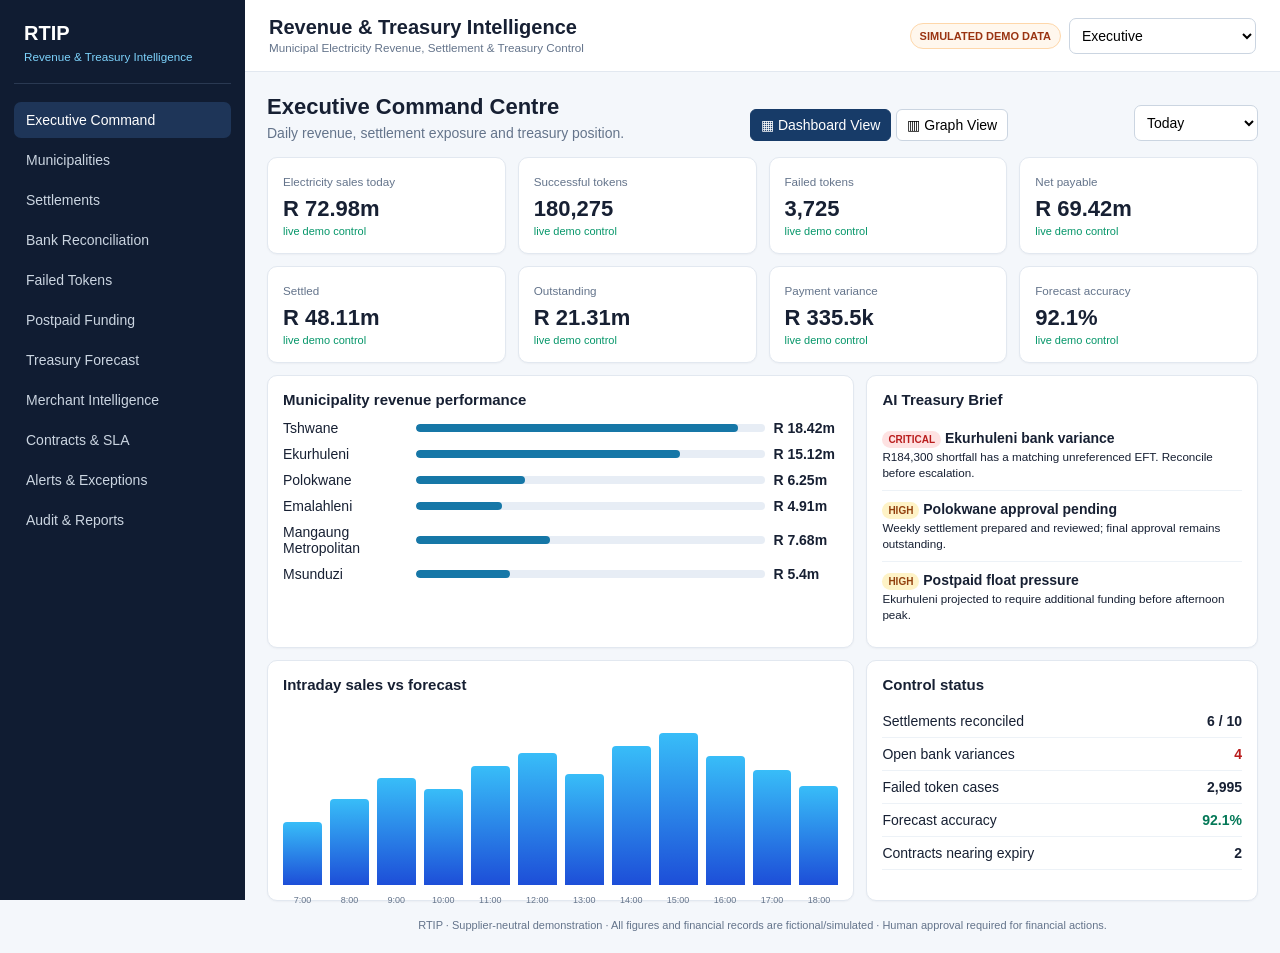
<file: index.html>
<!doctype html><html><head><meta charset="utf-8"><meta name="viewport" content="width=device-width,initial-scale=1"><title>RTIP — Revenue & Treasury Intelligence</title><style>
*{box-sizing:border-box}body{margin:0;font:14px Inter,Segoe UI,Arial;background:#f4f7fb;color:#172033}.app{display:grid;grid-template-columns:245px 1fr;min-height:100vh}.side{background:#101c32;color:#cbd5e1;padding:22px 14px;position:sticky;top:0;height:100vh}.brand{padding:0 10px 20px;border-bottom:1px solid #2a3952}.brand b{color:white;font-size:20px}.brand small{display:block;color:#7dd3fc;margin-top:5px}.nav{margin-top:16px}.nav button{width:100%;border:0;background:transparent;color:#cbd5e1;text-align:left;padding:10px 12px;border-radius:7px;margin:2px 0;cursor:pointer}.nav button:hover,.nav button.active{background:#1e3558;color:white}.main{min-width:0}.top{background:white;border-bottom:1px solid #e2e8f0;padding:16px 24px;display:flex;justify-content:space-between;gap:15px;align-items:center;position:sticky;top:0;z-index:3}.title h1{font-size:20px;margin:0}.title small{color:#64748b}.demo{font-size:11px;background:#fff7ed;color:#9a3412;border:1px solid #fed7aa;padding:6px 9px;border-radius:20px;font-weight:700}.controls{display:flex;gap:8px;align-items:center}select,button,input{font:inherit}.controls select,.filter{border:1px solid #cbd5e1;background:white;padding:8px;border-radius:7px}.content{padding:22px}.page{display:none}.page.active{display:block}.heading{display:flex;justify-content:space-between;align-items:end;margin-bottom:16px}.heading h2{margin:0;font-size:22px}.heading p{margin:5px 0 0;color:#64748b}.grid{display:grid;gap:12px}.kpis{grid-template-columns:repeat(4,1fr)}.card{background:white;border:1px solid #e2e8f0;border-radius:10px;padding:15px;box-shadow:0 1px 2px #0f172a0a}.kpi small{color:#64748b}.kpi strong{display:block;font-size:22px;margin-top:7px}.kpi em{font-style:normal;font-size:11px;color:#059669}.two{grid-template-columns:1.5fr 1fr;margin-top:12px}.three{grid-template-columns:repeat(3,1fr)}.card h3{margin:0 0 12px;font-size:15px}.barrow{display:grid;grid-template-columns:125px 1fr 65px;gap:8px;align-items:center;margin:10px 0}.bar{height:8px;background:#e7edf5;border-radius:8px;overflow:hidden}.bar i{display:block;height:100%;background:#1677a7;border-radius:8px}.brief{padding:10px 0;border-bottom:1px solid #edf2f7}.brief:last-child{border:0}.sev{display:inline-block;font-size:10px;font-weight:700;padding:3px 6px;border-radius:10px}.red{background:#fee2e2;color:#b91c1c}.amber{background:#fef3c7;color:#92400e}.green{background:#dcfce7;color:#166534}.blue{background:#dbeafe;color:#1d4ed8}table{width:100%;border-collapse:collapse;font-size:12px}th{text-align:left;color:#64748b;background:#f8fafc;padding:9px;border-bottom:1px solid #e2e8f0}td{padding:10px 9px;border-bottom:1px solid #edf2f7}tr:hover td{background:#f8fafc}.btn{border:1px solid #cbd5e1;background:white;padding:7px 10px;border-radius:6px;cursor:pointer}.btn.primary{background:#173b68;color:white;border-color:#173b68}.btn:active{transform:translateY(1px)}.workflow{display:flex;gap:4px;align-items:center;flex-wrap:wrap}.step{padding:5px 8px;background:#e2e8f0;border-radius:12px;font-size:10px}.step.done{background:#dcfce7;color:#166534}.step.now{background:#dbeafe;color:#1d4ed8;font-weight:700}.notice{padding:10px 12px;background:#eff6ff;border:1px solid #bfdbfe;color:#1e40af;border-radius:8px;margin-bottom:14px}.municipards{grid-template-columns:repeat(3,1fr)}.muni{cursor:pointer}.muni:hover{border-color:#60a5fa;box-shadow:0 5px 18px #0f172a14}.muni h3{margin-bottom:5px}.muni p{color:#64748b;margin:3px 0}.money{font-size:20px;font-weight:700;margin:12px 0}.chart{height:180px;display:flex;align-items:end;gap:8px;padding-top:15px}.col{flex:1;background:linear-gradient(#38bdf8,#1d4ed8);border-radius:4px 4px 0 0;min-width:12px;position:relative}.col span{position:absolute;bottom:-20px;width:100%;text-align:center;font-size:9px;color:#64748b}.modal{display:none;position:fixed;inset:0;background:#0f172a99;z-index:20;align-items:center;justify-content:center;padding:20px}.modal.show{display:flex}.modalbox{background:white;border-radius:12px;max-width:760px;width:100%;max-height:85vh;overflow:auto;padding:20px}.modalhead{display:flex;justify-content:space-between}.close{border:0;background:#e2e8f0;border-radius:20px;width:30px;height:30px}.factor{display:flex;justify-content:space-between;border-bottom:1px solid #edf2f7;padding:8px 0}.pos{color:#047857}.neg{color:#b91c1c}.audit{font-family:ui-monospace,monospace;font-size:11px}.foot{color:#64748b;font-size:11px;margin-top:18px;text-align:center}.mobile{display:none}

.view-toggle{display:flex;gap:5px;align-items:center}
.view-toggle button{white-space:nowrap}
.graph-toolbar{display:flex;gap:10px;align-items:center;flex-wrap:wrap;margin-bottom:12px}
.graph-toolbar label{font-size:12px;color:#475569;font-weight:600}
.graph-toolbar select{border:1px solid #cbd5e1;border-radius:7px;padding:7px;background:#fff}
.graph-stage{width:100%;overflow-x:auto}
.graph-stage svg{display:block;width:100%;height:auto;min-width:650px;max-height:680px}
.graph-key{display:inline-block;width:10px;height:10px;margin-right:5px;border-radius:3px}
.graph-legend{display:flex;gap:15px;flex-wrap:wrap;font-size:12px;color:#475569;margin:12px 0 0}
.graph-donut{height:160px;width:160px;display:grid;place-items:center;border-radius:100%;flex-shrink:0}
.graph-donut-inner{height:116px;width:116px;background:white;border-radius:100%;display:flex;align-items:center;justify-content:center;flex-direction:column}
.graph-donut-inner strong{font-size:27px;color:#173b68}
.graph-settle{display:flex;align-items:center;justify-content:center;gap:20px;flex-wrap:wrap;min-height:230px}
.graph-settle-label b{display:block;font-size:18px;color:#172033;margin:6px 0 16px}
.graph-help{color:#64748b;font-size:11px;margin-top:12px}
@media(max-width:900px){.heading:has(.view-toggle){flex-wrap:wrap;gap:10px}.graph-stage svg{width:680px}}
@media(max-width:900px){.app{grid-template-columns:1fr}.side{display:none;position:fixed;z-index:10;width:260px}.side.open{display:block}.mobile{display:inline-block}.kpis,.municipards,.three,.two{grid-template-columns:1fr 1fr}.top{padding:12px}.content{padding:14px}}@media(max-width:600px){.kpis,.municipards,.three,.two{grid-template-columns:1fr}.controls select{max-width:130px}.title small{display:none}.content{padding:10px}table{min-width:700px}.scroll{overflow:auto}}
</style></head><body><div class="app"><aside class="side" id="side"><div class="brand"><b>RTIP</b><small>Revenue & Treasury Intelligence</small></div><nav class="nav" id="nav"></nav></aside><main class="main"><header class="top"><button class="btn mobile" onclick="side.classList.toggle('open')">☰</button><div class="title"><h1>Revenue & Treasury Intelligence</h1><small>Municipal Electricity Revenue, Settlement & Treasury Control</small></div><div class="controls"><span class="demo">SIMULATED DEMO DATA</span><select id="role" onchange="roleChange()"><option>Executive</option><option>Treasury</option><option>Finance / Reconciliation</option><option>Operations</option><option>Municipality</option><option>Auditor</option></select></div></header><div class="content">
<section class="page active" id="dashboard"><div class="heading"><div><h2>Executive Command Centre</h2><p>Daily revenue, settlement exposure and treasury position.</p></div><div class="view-toggle"><button class="btn primary" id="overviewButton" onclick="toggleGraphView(false)">▦ Dashboard View</button><button class="btn" id="graphButton" onclick="toggleGraphView(true)">▥ Graph View</button></div><select class="filter"><option>Today</option><option>Yesterday</option><option>Last 7 days</option><option>Month to date</option></select></div><div class="grid kpis" id="kpis"></div><div id="overviewCharts"><div class="grid two"><div class="card"><h3>Municipality revenue performance</h3><div id="perf"></div></div><div class="card"><h3>AI Treasury Brief</h3><div class="brief"><span class="sev red">CRITICAL</span> <b>Ekurhuleni bank variance</b><br><small>R184,300 shortfall has a matching unreferenced EFT. Reconcile before escalation.</small></div><div class="brief"><span class="sev amber">HIGH</span> <b>Polokwane approval pending</b><br><small>Weekly settlement prepared and reviewed; final approval remains outstanding.</small></div><div class="brief"><span class="sev amber">HIGH</span> <b>Postpaid float pressure</b><br><small>Ekurhuleni projected to require additional funding before afternoon peak.</small></div></div></div><div class="grid two"><div class="card"><h3>Intraday sales vs forecast</h3><div class="chart" id="chart"></div></div><div class="card"><h3>Control status</h3><div class="factor"><span>Settlements reconciled</span><b>6 / 10</b></div><div class="factor"><span>Open bank variances</span><b class="neg">4</b></div><div class="factor"><span>Failed token cases</span><b>2,995</b></div><div class="factor"><span>Forecast accuracy</span><b class="pos">92.1%</b></div><div class="factor"><span>Contracts nearing expiry</span><b>2</b></div></div></div>
</div><div id="graphView" hidden>
  <div class="card" style="margin-top:12px">
    <div class="graph-toolbar">
      <label for="graphMetric">Compare</label>
      <select id="graphMetric" onchange="renderGraphView()">
        <option value="municipality">Municipality sales</option>
        <option value="settlement">Municipal settlement vs payment</option>
        <option value="merchant">Merchant sales</option>
        <option value="postpaid">Postpaid funding</option>
      </select>
      <label for="graphType">Graph style</label>
      <select id="graphType" onchange="renderGraphView()"><option value="bar">Bar graph</option><option value="line">Line graph</option></select>
    </div>
    <h3 id="graphTitle">Municipality sales</h3>
    <div class="graph-stage" id="mainGraph" role="img" aria-label="Executive performance graph"></div>
    <div class="graph-legend" id="graphLegend"></div>
    <p class="graph-help">Amounts in R millions. Hover over graph values for detail. All values are simulated demo examples.</p>
  </div>
  <div class="grid two">
    <div class="card"><h3>Settlements: paid vs outstanding</h3><div id="settlementSplit"></div></div>
    <div class="card"><h3>Postpaid funding requirements</h3><div class="graph-stage" id="fundingComparison"></div><div class="graph-legend" id="fundingLegend"></div></div>
  </div>
  <div class="notice" style="margin-top:12px">SIMULATED DEMO DATA — Graphs do not represent live transaction, municipal or bank data.</div>
</div></section>
<section class="page" id="municipalities"><div class="heading"><div><h2>Municipality Intelligence</h2><p>South Africa → Province → Municipality → Merchant → Transaction → Meter</p></div></div><div class="grid municipards" id="munis"></div></section>
<section class="page" id="settlements"><div class="heading"><div><h2>Settlement Control</h2><p>Prepared → Reviewed → Approved → Paid → Reconciled</p></div></div><div class="notice">Gross sales − reversals/refunds − agreed fees − permitted deductions = net payable. All workflow actions in this demo are simulated.</div><div class="card scroll"><table><thead><tr><th>Municipality</th><th>Gross Sales</th><th>Net Payable</th><th>Status</th><th>Workflow</th><th>Action</th></tr></thead><tbody id="settleRows"></tbody></table></div></section>
<section class="page" id="reconciliation"><div class="heading"><div><h2>Bank Reconciliation</h2><p>Expected municipal obligations matched to bank settlement evidence.</p></div></div><div class="card scroll"><table><thead><tr><th>Reference</th><th>Municipality</th><th>Obligation</th><th>Bank Amount</th><th>Variance</th><th>SLA</th><th>Control</th></tr></thead><tbody id="bankRows"></tbody></table></div></section>
<section class="page" id="failed"><div class="heading"><div><h2>Failed Token Intelligence</h2><p>Customer-funds exposure, retry/reversal and case resolution.</p></div></div><div class="grid kpis"><div class="card kpi"><small>Failed today</small><strong>3,725</strong><em>2.03% of attempts</em></div><div class="card kpi"><small>Value exposed</small><strong>R 1.24m</strong></div><div class="card kpi"><small>Money deducted</small><strong>R 386k</strong></div><div class="card kpi"><small>Resolved within SLA</small><strong>94.6%</strong></div></div><div class="card scroll" style="margin-top:12px"><table><thead><tr><th>Case</th><th>Municipality</th><th>Meter</th><th>Amount</th><th>Reason</th><th>Funds</th><th>Workflow</th></tr></thead><tbody id="tokenRows"></tbody></table></div></section>
<section class="page" id="funding"><div class="heading"><div><h2>Postpaid Funding Intelligence</h2><p>Forecast-driven funding recommendations with human approval.</p></div></div><div class="grid three" id="fundCards"></div></section>
<section class="page" id="forecast"><div class="heading"><div><h2>Treasury Forecast</h2><p>7-day liquidity outlook and municipal obligation planning.</p></div><select class="filter" onchange="forecastToggle(this.value)"><option value="7">7 days</option><option value="30">30 days</option></select></div><div class="grid kpis"><div class="card kpi"><small>Opening position</small><strong>R 42.8m</strong></div><div class="card kpi"><small>7-day collections</small><strong>R 511.6m</strong></div><div class="card kpi"><small>Municipal obligations</small><strong>R 488.3m</strong></div><div class="card kpi"><small>Projected closing</small><strong>R 78.1m</strong></div></div><div class="card" style="margin-top:12px"><h3>Cash requirement forecast</h3><div class="chart" id="forecastChart"></div></div></section>
<section class="page" id="merchants"><div class="heading"><div><h2>Merchant Intelligence</h2><p>Performance across banks, retailers and handheld channels.</p></div></div><div class="card scroll"><table><thead><tr><th>Merchant</th><th>Channel</th><th>Customer No.</th><th>Sales</th><th>Transactions</th><th>Success</th></tr></thead><tbody><tr><td>Capitec</td><td>Bank</td><td>MER-10041</td><td>R 14.8m</td><td>38,204</td><td>99.4%</td></tr><tr><td>FNB</td><td>Bank</td><td>MER-10052</td><td>R 12.3m</td><td>31,990</td><td>99.1%</td></tr><tr><td>SPAR</td><td>Retail</td><td>MER-20118</td><td>R 9.7m</td><td>29,110</td><td>98.8%</td></tr><tr><td>Pick n Pay</td><td>Retail</td><td>MER-20126</td><td>R 8.4m</td><td>24,612</td><td>98.5%</td></tr><tr><td>Shoprite</td><td>Retail</td><td>MER-20133</td><td>R 10.1m</td><td>32,481</td><td>98.9%</td></tr><tr><td>Kazang</td><td>Handheld</td><td>MER-30105</td><td>R 6.9m</td><td>21,771</td><td>97.6%</td></tr><tr><td>Blu</td><td>Handheld</td><td>MER-30122</td><td>R 5.4m</td><td>18,302</td><td>97.9%</td></tr></tbody></table></div></section>
<section class="page" id="contracts"><div class="heading"><div><h2>Contracts & SLA</h2><p>Municipality-specific settlement rules and deadline controls.</p></div></div><div class="card scroll"><table><thead><tr><th>Municipality</th><th>Model</th><th>Frequency</th><th>Fee</th><th>Deadline</th><th>Expiry</th><th>Alert</th></tr></thead><tbody id="contractRows"></tbody></table></div></section>
<section class="page" id="alerts"><div class="heading"><div><h2>Alerts & Exceptions</h2><p>Prioritised anomalies with likely causes and recommended investigation.</p></div></div><div id="alertList"></div></section>
<section class="page" id="audit"><div class="heading"><div><h2>Audit & Reports</h2><p>Immutable-style demonstration evidence trail.</p></div><button class="btn" onclick="alert('Demo export prepared — no real data is downloaded.')">Export report</button></div><div class="card audit" id="auditList"></div></section>
<div class="foot">RTIP · Supplier-neutral demonstration · All figures and financial records are fictional/simulated · Human approval required for financial actions.</div></div></main></div>
<div class="modal" id="modal"><div class="modalbox"><div class="modalhead"><h2 id="modalTitle"></h2><button class="close" onclick="modal.classList.remove('show')">×</button></div><div id="modalBody"></div></div></div>
<script>
const pages=[['dashboard','Executive Command'],['municipalities','Municipalities'],['settlements','Settlements'],['reconciliation','Bank Reconciliation'],['failed','Failed Tokens'],['funding','Postpaid Funding'],['forecast','Treasury Forecast'],['merchants','Merchant Intelligence'],['contracts','Contracts & SLA'],['alerts','Alerts & Exceptions'],['audit','Audit & Reports']];
const mun=[['City of Tshwane','Gauteng','Prepaid + Postpaid',18.42,96.4,'Settled'],['City of Ekurhuleni','Gauteng','Prepaid + Postpaid',15.12,92.8,'Overdue / Variance'],['Polokwane Local Municipality','Limpopo','Prepaid',6.25,90.2,'Settlement Due'],['Emalahleni Local Municipality','Mpumalanga','Prepaid',4.91,87.5,'Under Reconciliation'],['Mangaung Metropolitan','Free State','Prepaid',7.68,95.1,'Settled'],['Msunduzi Local Municipality','KwaZulu-Natal','Prepaid + Postpaid',5.40,91.6,'Settlement Due'],['Drakenstein Local Municipality','Western Cape','Prepaid',3.12,94.7,'Settled'],['Sol Plaatje Local Municipality','Northern Cape','Prepaid',2.26,88.9,'Under Reconciliation'],['City of Matlosana','North West','Prepaid',2.87,89.4,'Settlement Due'],['Buffalo City Metropolitan','Eastern Cape','Prepaid + Postpaid',6.94,93.9,'Settled']];
const money=n=>'R '+n.toLocaleString('en-ZA',{maximumFractionDigits:2})+'m';
nav.innerHTML=pages.map((p,i)=>'<button class="'+(i?'':'active')+'" onclick="showPage(\''+p[0]+'\',this)">'+p[1]+'</button>').join('');
function showPage(id,b){document.querySelectorAll('.page').forEach(x=>x.classList.remove('active'));document.getElementById(id).classList.add('active');document.querySelectorAll('.nav button').forEach(x=>x.classList.remove('active'));b&&b.classList.add('active');side.classList.remove('open')}
const ks=[['Electricity sales today','R 72.98m'],['Successful tokens','180,275'],['Failed tokens','3,725'],['Net payable','R 69.42m'],['Settled','R 48.11m'],['Outstanding','R 21.31m'],['Payment variance','R 335.5k'],['Forecast accuracy','92.1%']];
kpis.innerHTML=ks.map(x=>'<div class="card kpi"><small>'+x[0]+'</small><strong>'+x[1]+'</strong><em>live demo control</em></div>').join('');
perf.innerHTML=mun.slice(0,6).map(x=>'<div class="barrow"><span>'+x[0].replace(' Local Municipality','').replace('City of ','')+'</span><div class="bar"><i style="width:'+Math.min(100,x[3]*5)+'%"></i></div><b>'+money(x[3])+'</b></div>').join('');
chart.innerHTML=[38,52,65,58,72,80,67,84,92,78,70,60].map((v,i)=>'<div class="col" style="height:'+v+'%"><span>'+(i+7)+':00</span></div>').join('');
munis.innerHTML=mun.map((x,i)=>'<div class="card muni" onclick="muniDetail('+i+')"><h3>'+x[0]+'</h3><p>'+x[1]+' · '+x[2]+'</p><div class="money">'+money(x[3])+'</div><span class="sev '+(x[5]=='Settled'?'green':x[5].includes('Variance')?'red':'amber')+'">'+x[5]+'</span> <span class="sev blue">Forecast '+x[4]+'%</span></div>').join('');
function muniDetail(i){const x=mun[i];modalTitle.textContent=x[0]+' — 360° Financial Record';modalBody.innerHTML='<div class="grid two"><div class="card"><h3>Commercial</h3><div class="factor"><span>Agreement</span><b>'+x[2]+'</b></div><div class="factor"><span>Settlement</span><b>Daily / T+1</b></div><div class="factor"><span>Commission</span><b>3.1%</b></div><div class="factor"><span>VAT</span><b>Fee VAT-inclusive</b></div></div><div class="card"><h3>Financial control</h3><div class="factor"><span>Sales today</span><b>'+money(x[3])+'</b></div><div class="factor"><span>Forecast accuracy</span><b>'+x[4]+'%</b></div><div class="factor"><span>Status</span><b>'+x[5]+'</b></div><div class="factor"><span>Variance</span><b>R '+(i%3? '96,400':'0')+'</b></div></div></div><div class="notice" style="margin-top:12px">Drill-down path: Province → Municipality → Merchant → Transaction → Meter. Demonstration values only.</div>';modal.classList.add('show')}
let settleState=[4,2,1,2,4,1,4,2,1,4];const steps=['Prepared','Reviewed','Approved','Paid','Reconciled'];
function drawSettles(){settleRows.innerHTML=mun.map((x,i)=>'<tr><td>'+x[0]+'</td><td>'+money(x[3])+'</td><td>'+money(x[3]*.952)+'</td><td><span class="sev '+(x[5]=='Settled'?'green':'amber')+'">'+x[5]+'</span></td><td><div class="workflow">'+steps.map((s,j)=>'<span class="step '+(j<settleState[i]?'done':j==settleState[i]?'now':'')+'">'+s+'</span>').join('')+'</div></td><td><button class="btn primary" '+(settleState[i]>=4?'disabled':'')+' onclick="advance('+i+')">Advance</button></td></tr>').join('')}drawSettles();
function advance(i){settleState[i]=Math.min(4,settleState[i]+1);drawSettles();log('Workflow advanced',mun[i][0]+' settlement moved to '+steps[settleState[i]])}
const banks=[['TSH/SETL/26-09-30','City of Tshwane',17.76,17.76,'Within SLA'],['EKU/SETL/26-09-30','City of Ekurhuleni',14.40,14.22,'Breached'],['POL/SETL/26-09-29','Polokwane',5.92,0,'At risk'],['EMA/SETL/26-09-29','Emalahleni',4.62,4.52,'Breached'],['MAN/SETL/26-09-30','Mangaung',7.37,7.37,'Within SLA']];
function drawBanks(){bankRows.innerHTML=banks.map((x,i)=>'<tr><td>'+x[0]+'</td><td>'+x[1]+'</td><td>'+money(x[2])+'</td><td>'+money(x[3])+'</td><td class="'+(x[2]==x[3]?'pos':'neg')+'">'+money(Math.abs(x[2]-x[3]))+'</td><td>'+x[4]+'</td><td><button class="btn" onclick="matchBank('+i+',this)">'+(x[2]==x[3]?'Matched':'Investigate')+'</button></td></tr>').join('')}drawBanks();
function matchBank(i,b){b.textContent='Matched (demo)';b.classList.add('primary');log('Bank match reviewed',banks[i][0])}
const cases=[['FT-90131','Emalahleni','12048112','R 150','Timeout after debit','Deducted'],['FT-90155','Buffalo City','12070341','R 250','Reference mismatch','Deducted'],['FT-90148','Matlosana','12055019','R 100','Float unavailable','Not deducted']];
let caseStep=[0,1,2];function drawCases(){tokenRows.innerHTML=cases.map((x,i)=>'<tr><td>'+x[0]+'</td><td>'+x[1]+'</td><td>'+x[2]+'</td><td>'+x[3]+'</td><td>'+x[4]+'</td><td>'+x[5]+'</td><td><button class="btn primary" onclick="caseNext('+i+')">'+['Investigate','Retry / Reverse','Resolve','Resolved'][caseStep[i]]+'</button></td></tr>').join('')}drawCases();function caseNext(i){caseStep[i]=Math.min(3,caseStep[i]+1);drawCases();log('Failed-token case updated',cases[i][0]+' → '+['Investigate','Retry / Reverse','Resolve','Resolved'][caseStep[i]])}
const funds=[['City of Tshwane',9.20,12,9.50,8.12,'16:40',['Month-end +22%','Cold snap +5%','7-day trend +7%']],['City of Ekurhuleni',7.95,10,7.80,7.41,'15:10',['Month-end +24%','Tariff change +11%','Demand trend +9%']],['Msunduzi',3.05,15,3.20,2.64,'18:20',['Pay-cycle +14%','Season +3%','Historic utilisation -5%']],['Buffalo City',4.25,12,4.10,3.38,'17:05',['Month-end +19%','Cold front +8%','Outage -7%']]];
fundCards.innerHTML=funds.map((x,i)=>'<div class="card"><h3>'+x[0]+'</h3><div class="factor"><span>Predicted requirement</span><b>'+money(x[1])+'</b></div><div class="factor"><span>Safety buffer</span><b>'+x[2]+'%</b></div><div class="factor"><span>Loaded / Used</span><b>'+money(x[3])+' / '+money(x[4])+'</b></div><div class="factor"><span>Predicted depletion</span><b>'+x[5]+'</b></div><h3 style="margin-top:15px">Forecast drivers</h3>'+x[6].map(y=>'<div class="factor"><span>'+y+'</span></div>').join('')+'<button class="btn primary" style="margin-top:12px" onclick="this.textContent=\'Approved (demo)\';log(\'Funding approved\',\''+x[0]+' '+money(x[1])+'\')">Approve recommendation</button></div>').join('');
function forecastToggle(n){forecastChart.innerHTML=Array.from({length:Math.min(+n,15)},(_,i)=>'<div class="col" style="height:'+(45+Math.sin(i*.8)*22+(i%5)*5)+'%"><span>D+'+(i+1)+'</span></div>').join('')}forecastToggle(7);
contractRows.innerHTML=mun.map((x,i)=>'<tr><td>'+x[0]+'</td><td>'+x[2]+'</td><td>'+(i%3?'Weekly':'Daily')+'</td><td>'+(2.9+(i%5)*.2).toFixed(1)+'%</td><td>'+(i%3?'T+3 15:00':'T+1 11:00')+'</td><td>'+(i==3?'30 Nov 2026':'31 Mar 2028')+'</td><td>'+(i==3?'<span class="sev amber">Expiry alert</span>':'<span class="sev green">Current</span>')+'</td></tr>').join('');
const als=[['Critical','Settlement mismatch','Emalahleni','Calculated obligation exceeds bank receipt by R96,400','Re-issue statement using current fee schedule'],['High','Excessive reversals','Ekurhuleni','Reversal ratio above control threshold','Review affected merchant route before settlement'],['High','Missing settlement file','Polokwane','Weekly file has not been released','Escalate outstanding approval'],['Medium','Revenue drop','Sol Plaatje','Sales 23% below same-hour baseline','Check retailer connectivity and reforecast'],['Medium','Unusual meter pattern','Emalahleni','14 purchases today vs 1.2 historic mean','Flag for investigation']];
alertList.innerHTML=als.map(x=>'<div class="card" style="margin-bottom:9px"><span class="sev '+(x[0]=='Critical'?'red':'amber')+'">'+x[0].toUpperCase()+'</span> <b>'+x[1]+' · '+x[2]+'</b><p>'+x[3]+'</p><small><b>Recommended:</b> '+x[4]+'</small></div>').join('');
let audits=[['06:05','system.scheduler','Settlement prepared','TSH/SETL/26-09-30'],['07:41','n.baloyi','Settlement reviewed','TSH/SETL/26-09-30'],['08:02','d.pretorius','Settlement approved','TSH/SETL/26-09-30'],['09:06','l.mthembu','Exception opened','AL-8801'],['10:22','n.baloyi','Variance logged','BR-5002'],['12:48','d.pretorius','Funding approved','PF-3101']];function drawAudit(){auditList.innerHTML=audits.map(x=>'<div class="factor"><span>'+x[0]+' · '+x[1]+'</span><b>'+x[2]+' · '+x[3]+'</b></div>').join('')}drawAudit();function log(a,e){audits.unshift([new Date().toLocaleTimeString([], {hour:'2-digit',minute:'2-digit'}),'demo.user',a,e]);drawAudit()}
function roleChange(){const r=role.value;if(r==='Municipality'){alert('Municipality role selected: demonstration view would be restricted to the municipality’s own financial records.');showPage('municipalities',document.querySelectorAll('.nav button')[1])}}

function toggleGraphView(isGraph){
  document.getElementById('overviewCharts').hidden=isGraph;
  document.getElementById('graphView').hidden=!isGraph;
  overviewButton.classList.toggle('primary',!isGraph);
  graphButton.classList.toggle('primary',isGraph);
  if(isGraph)renderGraphView();
}
function graphSafe(s){return String(s).replace(/[&<>"']/g,c=>({'&':'&amp;','<':'&lt;','>':'&gt;','"':'&quot;',"'":'&#39;'}[c]));}
function graphMoney(n){return 'R '+Number(n).toFixed(2)+'m';}
function graphKeys(series){return series.map(s=>'<span><i class="graph-key" style="background:'+s.color+'"></i>'+graphSafe(s.name)+'</span>').join('');}
function graphDraw(labels,series,type){
  const navy='#173b68',height=type==='line'?340:Math.max(235,labels.length*(series.length>1?49:38)+76);
  const max=Math.max(1,...series.flatMap(s=>s.values))*1.16;
  let parts=['<svg xmlns="http://www.w3.org/2000/svg" viewBox="0 0 900 '+height+'" aria-hidden="true">'];
  if(type==='line'){
    const l=60,r=857,t=28,b=260,ph=b-t;
    for(let tick=0;tick<5;tick++){const y=b-tick*ph/4;parts.push('<line x1="'+l+'" y1="'+y+'" x2="'+r+'" y2="'+y+'" stroke="#e2e8f0"/><text x="'+(l-7)+'" y="'+(y+4)+'" font-size="11" text-anchor="end" fill="#64748b">'+(max*tick/4).toFixed(1)+'</text>');}
    labels.forEach((label,i)=>{const x=l+(labels.length===1?.5:i/(labels.length-1))*(r-l);if(labels.length>7 && i%2 && i!==labels.length-1)return;parts.push('<text x="'+x+'" y="'+(b+22)+'" font-size="11" text-anchor="end" transform="rotate(-30 '+x+' '+(b+22)+')" fill="#64748b">'+graphSafe(label.slice(0,14))+'</text>');});
    series.forEach(s=>{const coords=s.values.map((v,i)=>[l+(labels.length===1?.5:i/(labels.length-1))*(r-l),b-v/max*ph]);parts.push('<polyline points="'+coords.map(p=>p.join(',')).join(' ')+'" fill="none" stroke="'+s.color+'" stroke-width="3"/>');coords.forEach((p,i)=>parts.push('<circle cx="'+p[0]+'" cy="'+p[1]+'" r="5" fill="'+s.color+'" stroke="white" stroke-width="2"><title>'+graphSafe(labels[i]+' — '+s.name+' '+graphMoney(s.values[i]))+'</title></circle>'));});
  }else{
    const l=220,wide=610,top=31,row=(height-76)/labels.length;
    for(let tick=0;tick<5;tick++){const x=l+tick*wide/4;parts.push('<line x1="'+x+'" y1="'+top+'" x2="'+x+'" y2="'+(height-38)+'" stroke="#e2e8f0"/><text x="'+x+'" y="'+(height-19)+'" font-size="11" text-anchor="middle" fill="#64748b">'+(max*tick/4).toFixed(1)+'</text>');}
    labels.forEach((label,i)=>{const y=top+i*row;parts.push('<text x="'+(l-10)+'" y="'+(y+row/2+4)+'" text-anchor="end" font-size="11" fill="#334155">'+graphSafe(label.length>26?label.slice(0,25)+'…':label)+'</text>');const bh=series.length>1?15:20;const gh=series.length*bh+(series.length-1)*3;series.forEach((s,si)=>{const by=y+(row-gh)/2+si*(bh+3),len=s.values[i]/max*wide;parts.push('<rect x="'+l+'" y="'+by+'" width="'+len+'" height="'+bh+'" rx="4" fill="'+s.color+'"><title>'+graphSafe(label+' — '+s.name+' '+graphMoney(s.values[i]))+'</title></rect>');});});
  }
  return parts.join('')+'</svg>';
}
function renderGraphView(){
  const navy='#173b68',teal='#0f766e',blue='#0284c7';
  const merch=[['Capitec',14.8],['FNB',12.3],['SPAR',9.7],['Pick n Pay',8.4],['Shoprite',10.1],['Kazang',6.9],['Blu',5.4]];
  const data={
    municipality:{title:'Sales by municipality',labels:mun.map(x=>x[0].replace('City of ','').replace(' Local Municipality','').replace(' Metropolitan','')),series:[{name:'Sales',color:navy,values:mun.map(x=>x[3])}]},
    settlement:{title:'Settlement obligations versus bank payments',labels:banks.map(x=>x[1].replace('City of ','')),series:[{name:'Obligation',color:navy,values:banks.map(x=>x[2])},{name:'Bank paid',color:teal,values:banks.map(x=>x[3])}]},
    merchant:{title:'Electricity sales by merchant',labels:merch.map(x=>x[0]),series:[{name:'Sales',color:blue,values:merch.map(x=>x[1])}]},
    postpaid:{title:'Postpaid funding — projected versus loaded',labels:funds.map(x=>x[0].replace('City of ','')),series:[{name:'Projected',color:navy,values:funds.map(x=>x[1])},{name:'Loaded',color:teal,values:funds.map(x=>x[3])}]}
  };
  const picked=data[graphMetric.value];
  graphTitle.textContent=picked.title+' (R millions)';
  mainGraph.innerHTML=graphDraw(picked.labels,picked.series,graphType.value);
  graphLegend.innerHTML=graphKeys(picked.series);
  const ratio=Math.round(48.11/(48.11+21.31)*100);
  settlementSplit.innerHTML='<div class="graph-settle"><div class="graph-donut" style="background:conic-gradient('+navy+' '+ratio+'%,#cbd5e1 '+ratio+'%)"><div class="graph-donut-inner"><strong>'+ratio+'%</strong><small>Settled</small></div></div><div class="graph-settle-label"><div><i class="graph-key" style="background:'+navy+'"></i>Settled<b>R 48.11m</b></div><div><i class="graph-key" style="background:#cbd5e1"></i>Outstanding<b>R 21.31m</b></div></div></div>';
  const series=data.postpaid.series;
  fundingComparison.innerHTML=graphDraw(data.postpaid.labels,series,'bar');
  fundingLegend.innerHTML=graphKeys(series);
}

</script></body></html>
</file>
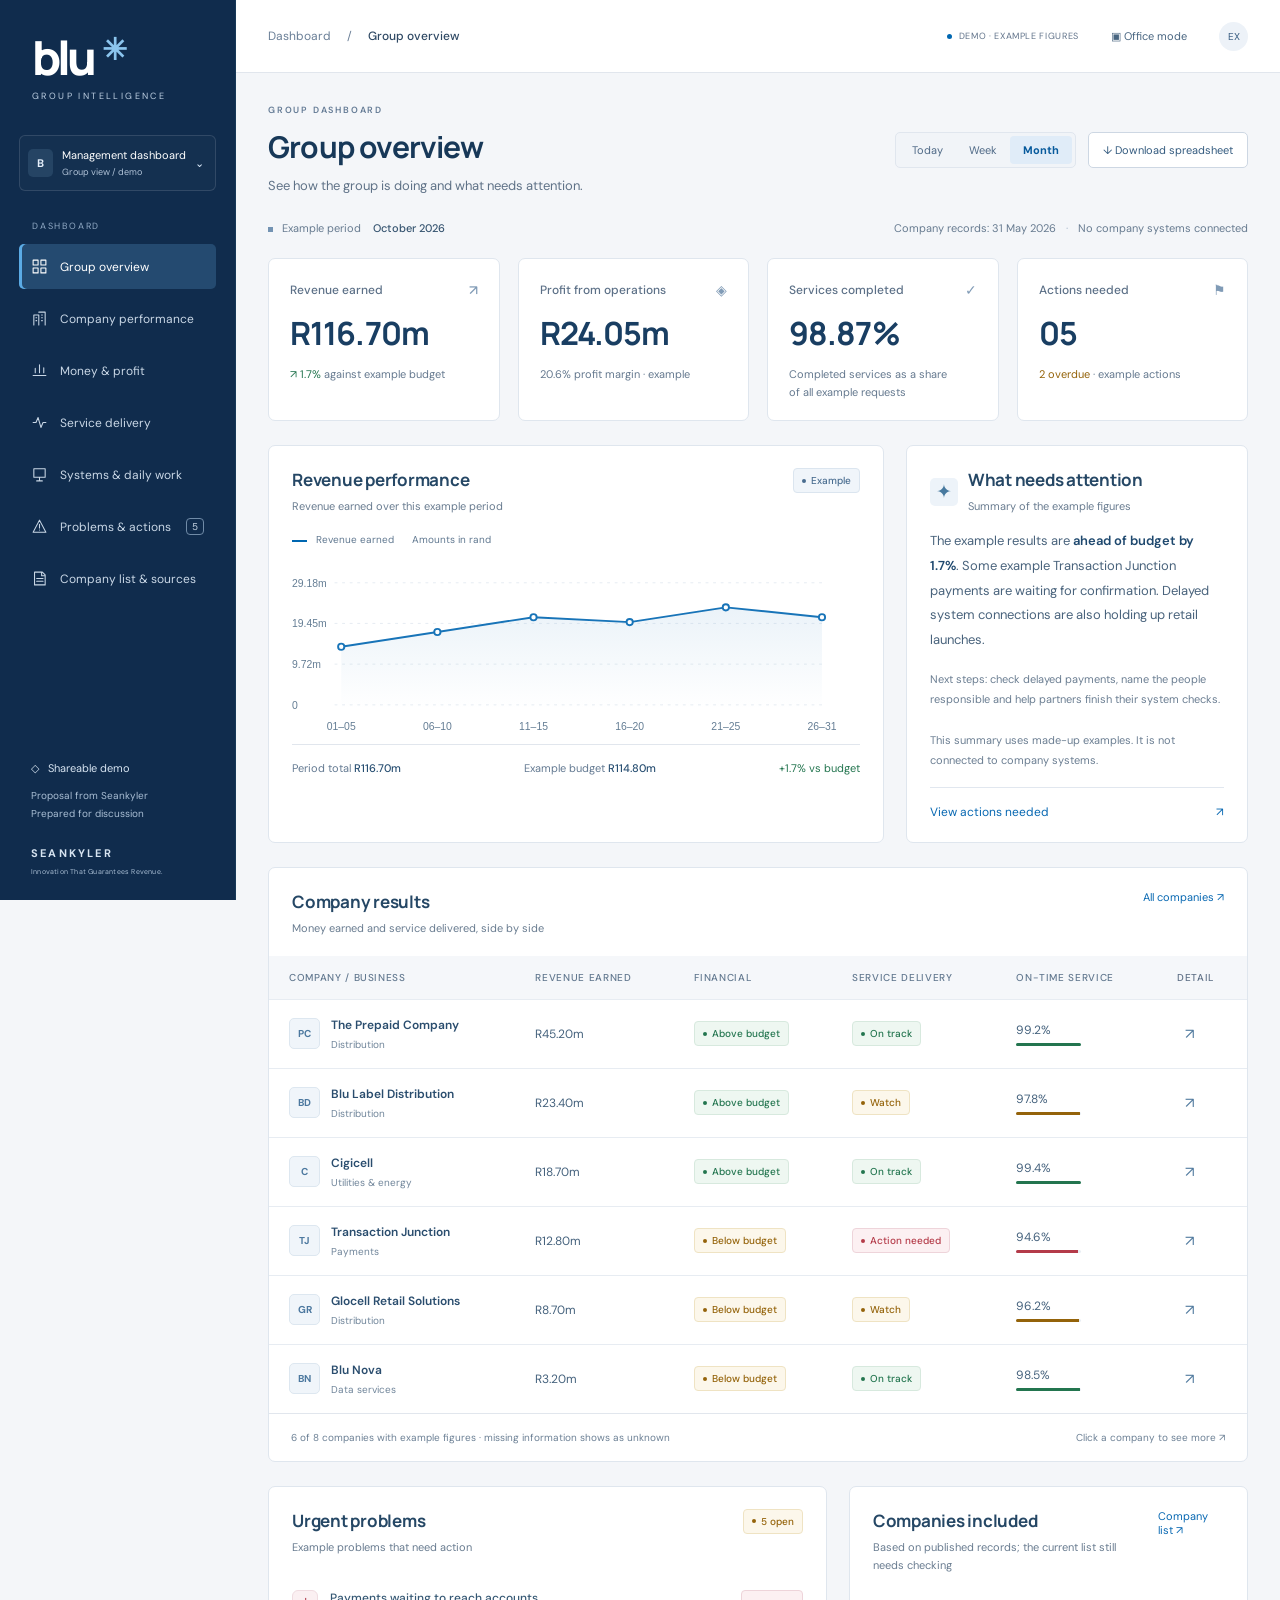
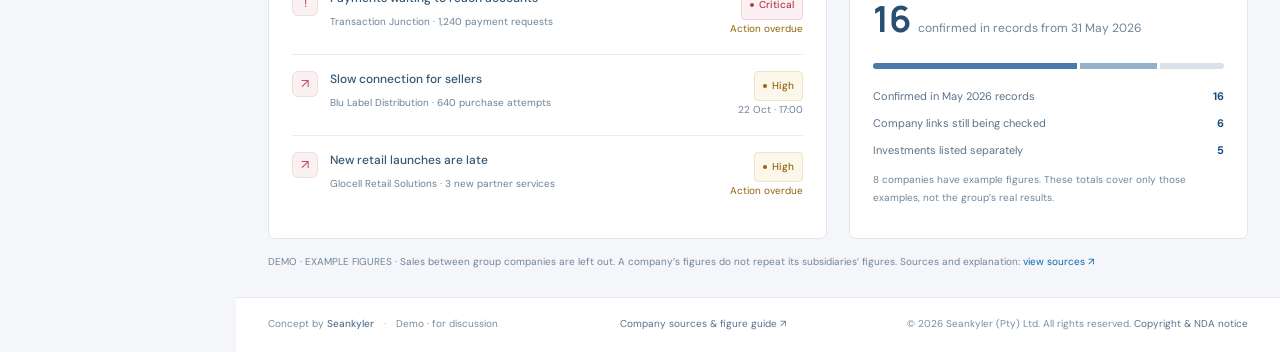
<file: seankyler-blu-demo/index.html>
<!doctype html><html lang="en"><head><meta charset="utf-8"><meta name="viewport" content="width=device-width,initial-scale=1"><meta name="robots" content="noindex, nofollow"><meta name="description" content="A Seankyler dashboard demo. All figures and problems are examples, not actual company results."><title>Blu Group Intelligence · Seankyler concept</title><link rel="stylesheet" href="styles.css"></head><body>
<button class="skip" id="skip-dashboard">Skip to dashboard</button>
<aside class="sidebar"><a class="brand" href="#overview"><span class="brandmark">blu<span>✳</span></span><span class="brand-caption">GROUP INTELLIGENCE</span></a><div class="workspace"><span class="workspace-icon">B</span><div>Management dashboard<small>Group view / demo</small></div><span class="muted">⌄</span></div><span class="navlabel">DASHBOARD</span><nav id="nav" aria-label="Main navigation"></nav><div class="sidebar-bottom"><div class="security">◇ &nbsp; Shareable demo</div><p>Proposal from Seankyler<br>Prepared for discussion</p><div class="seankyler">SEANKYLER<span>Innovation That Guarantees Revenue.</span></div></div></aside>
<div class="app"><header class="topbar"><div class="crumb">Dashboard <span>/</span> <b id="crumb">Group overview</b></div><div class="top-actions"><span class="demo-pill"><i></i> DEMO · EXAMPLE FIGURES</span><button id="office" class="btn subtle">▣ <span>Office mode</span></button><span class="avatar" aria-label="Executive concept">EX</span></div></header>
<main id="main" tabindex="-1"><div class="page-heading"><div><div class="eyebrow">GROUP DASHBOARD</div><h1 id="page-title">Group overview</h1><p id="page-description">See how the group is doing and what needs attention.</p></div><div class="heading-controls"><div class="periods" role="group" aria-label="Reporting period"><button data-period="today">Today</button><button data-period="week">Week</button><button data-period="month" class="selected">Month</button></div><button id="export" class="btn">↓ Download spreadsheet</button></div></div><div class="contextline"><span><i class="square"></i> Example period <b id="range">October 2026</b></span><span>Company records: 31 May 2026 <span class="dotsep">·</span> No company systems connected</span></div><div id="content"></div></main>
<footer><span>Concept by <b>Seankyler</b> <span class="dotsep">·</span> Demo · for discussion</span><a href="#register">Company sources & figure guide ↗</a><span>© 2026 Seankyler (Pty) Ltd. All rights reserved. <a href="legal.html">Copyright &amp; NDA notice</a></span></footer></div>
<dialog id="detail" aria-labelledby="entity-detail-title"><div id="detail-content"></div><button class="dialog-close" id="close-dialog" aria-label="Close company detail">×</button></dialog><div id="toast" role="status" aria-live="polite"></div><script type="module" src="app.js"></script></body></html>
</file>
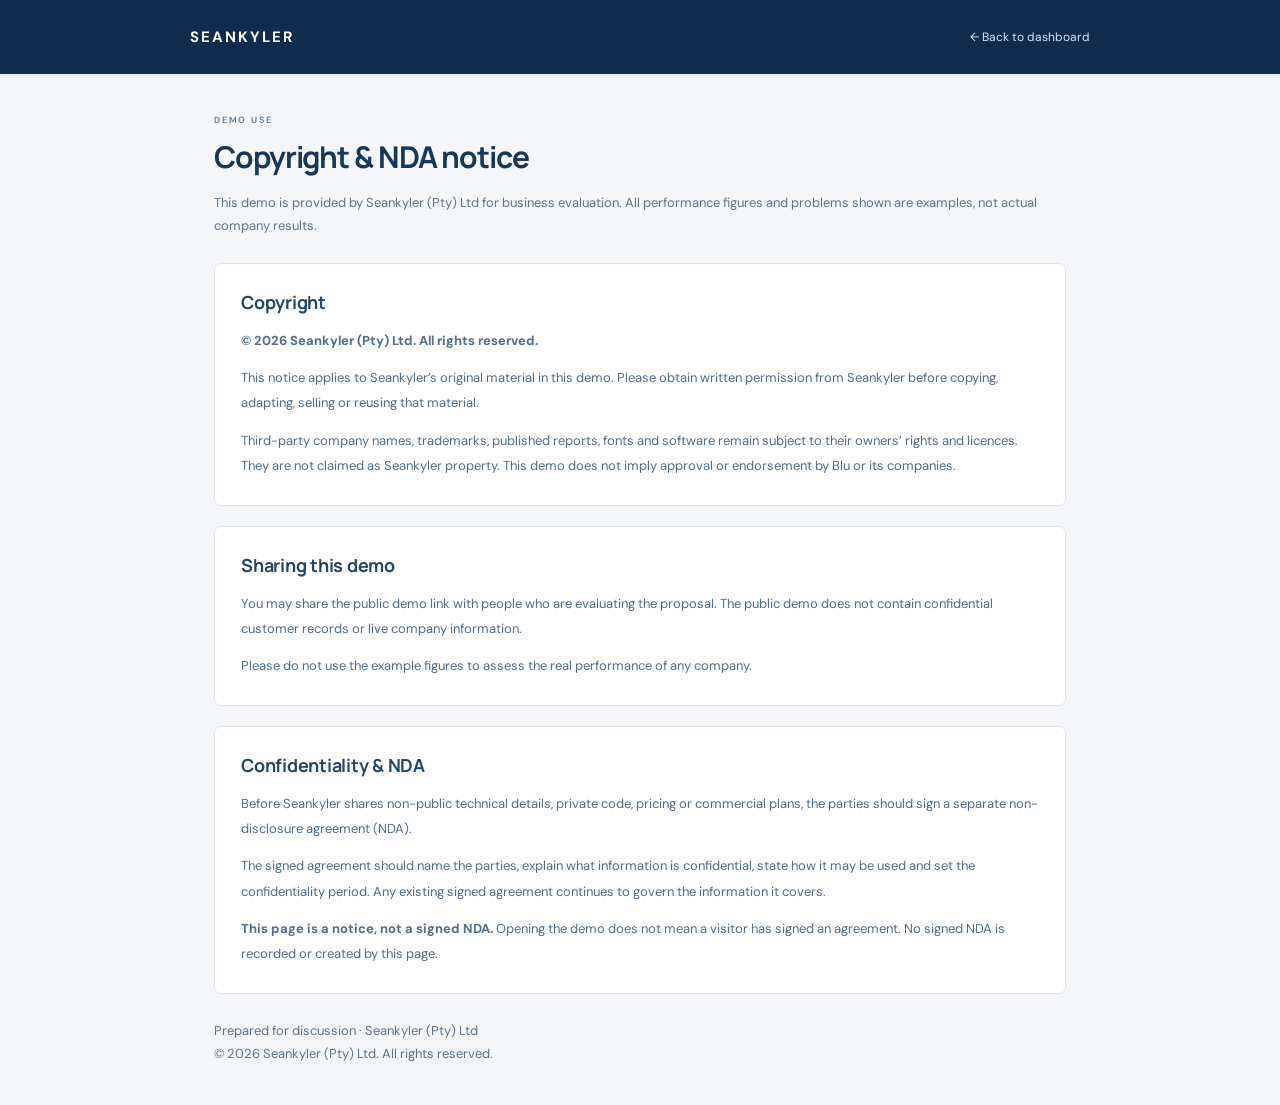
<file: seankyler-blu-demo/legal.html>
<!doctype html>
<html lang="en"><head><meta charset="utf-8"><meta name="viewport" content="width=device-width,initial-scale=1"><meta name="robots" content="noindex, nofollow"><meta name="description" content="Seankyler demo use, copyright and NDA notice."><title>Copyright & NDA notice · Seankyler</title><link rel="stylesheet" href="styles.css"><style>body{background:#f4f6f9}.legal-header{background:#102c4d;color:#fff;padding:27px max(24px,calc((100% - 900px)/2));display:flex;justify-content:space-between;align-items:center;gap:20px}.legal-header strong{letter-spacing:2px;font-size:15px}.legal-header a{color:#d2e8ff;font-size:12px}.legal-main{max-width:900px;margin:40px auto;padding:0 24px}.legal-main h1{color:#173858;font-size:30px;margin-bottom:14px}.legal-main>p{color:#60758c;font-size:13px;line-height:1.8;margin-bottom:25px}.legal-card{background:#fff;border:1px solid #dfe6ee;border-radius:7px;padding:26px;margin-bottom:20px}.legal-card h2{margin-bottom:14px;font-size:18px;color:#254765}.legal-card p{color:#526e88;font-size:13px;line-height:1.95}.legal-card p+p{margin-top:12px}.legal-foot{font-size:12px;color:#71859a;margin:25px 0 45px;line-height:1.8}@media(max-width:600px){.legal-header{padding:22px;align-items:start}.legal-main{margin-top:28px}.legal-main h1{font-size:25px}.legal-card{padding:21px}}</style></head>
<body><header class="legal-header"><strong>SEANKYLER</strong><a href="./">← Back to dashboard</a></header><main class="legal-main"><div class="eyebrow">DEMO USE</div><h1>Copyright &amp; NDA notice</h1><p>This demo is provided by Seankyler (Pty) Ltd for business evaluation. All performance figures and problems shown are examples, not actual company results.</p><section class="legal-card"><h2>Copyright</h2><p><strong>© 2026 Seankyler (Pty) Ltd. All rights reserved.</strong></p><p>This notice applies to Seankyler’s original material in this demo. Please obtain written permission from Seankyler before copying, adapting, selling or reusing that material.</p><p>Third-party company names, trademarks, published reports, fonts and software remain subject to their owners’ rights and licences. They are not claimed as Seankyler property. This demo does not imply approval or endorsement by Blu or its companies.</p></section><section class="legal-card"><h2>Sharing this demo</h2><p>You may share the public demo link with people who are evaluating the proposal. The public demo does not contain confidential customer records or live company information.</p><p>Please do not use the example figures to assess the real performance of any company.</p></section><section class="legal-card"><h2>Confidentiality &amp; NDA</h2><p>Before Seankyler shares non-public technical details, private code, pricing or commercial plans, the parties should sign a separate non-disclosure agreement (NDA).</p><p>The signed agreement should name the parties, explain what information is confidential, state how it may be used and set the confidentiality period. Any existing signed agreement continues to govern the information it covers.</p><p><strong>This page is a notice, not a signed NDA.</strong> Opening the demo does not mean a visitor has signed an agreement. No signed NDA is recorded or created by this page.</p></section><p class="legal-foot">Prepared for discussion · Seankyler (Pty) Ltd<br>© 2026 Seankyler (Pty) Ltd. All rights reserved.</p></main></body></html>
</file>
<file: seankyler-blu-demo/styles.css>
@import url('https://fonts.googleapis.com/css2?family=DM+Sans:wght@400;500;600;700&family=Manrope:wght@400;500;600;700;800&display=swap');
:root{color-scheme:dark;--bg:#080f1c;--panel:#101a29;--panel2:#121e2f;--line:#233044;--text:#edf3ff;--muted:#8796ae;--blue:#73a7ff;--green:#5ad6af;--amber:#efbe70;--red:#ff8693}*{box-sizing:border-box}body{margin:0;background:var(--bg);color:var(--text);font:14px 'DM Sans',Arial,sans-serif}button,input,select{font:inherit}button,a,input,select{ -webkit-tap-highlight-color:transparent}button,a{transition:background .16s,color .16s,border-color .16s}button{cursor:pointer}a{color:var(--blue);text-decoration:none}a:hover{text-decoration:underline}button:focus-visible,a:focus-visible,input:focus-visible,select:focus-visible{outline:2px solid var(--blue);outline-offset:4px}button:disabled{opacity:.55;cursor:default}h1,h2,h3,p{margin:0}h1,h2,h3,.metric-value{font-family:Manrope,Arial,sans-serif}h1{font-size:30px;letter-spacing:-1.1px;font-weight:700}h2{font-size:16px;font-weight:700;letter-spacing:-.25px}h3{font-size:14px}small{font-size:11px}.muted{color:var(--muted)}.sidebar{position:fixed;inset:0 auto 0 0;width:236px;border-right:1px solid var(--line);background:#0c1422;display:flex;flex-direction:column;padding:30px 19px 24px;z-index:3}.brand{display:flex;flex-direction:column;padding:0 13px;color:white;gap:6px}.brand:hover{text-decoration:none}.brandmark{font:800 47px Manrope,Arial;letter-spacing:-4px;line-height:1}.brandmark span{color:#77a9ff;font-size:30px;display:inline-block;margin-left:9px;vertical-align:top;letter-spacing:0}.brand-caption{font-size:9px;letter-spacing:2.4px;color:#96a6bf;margin-top:3px}.workspace{display:flex;align-items:center;gap:9px;border:1px solid var(--line);border-radius:8px;margin:33px 0 29px;padding:12px 8px;font-size:11px}.workspace-icon{background:#23344f;color:#a8c7ff;border-radius:5px;padding:7px 9px;font-weight:bold}.workspace small{display:block;color:var(--muted);font-size:9px;margin-top:4px}.navlabel{font-size:9px;letter-spacing:1.8px;color:#6c7f9d;margin:0 13px 12px}nav{display:flex;flex-direction:column;gap:5px}nav a{color:#95a5bf;padding:13px 12px;border-radius:6px;font-size:12px;display:flex;align-items:center;gap:12px}nav a:hover{background:#172338;text-decoration:none;color:white}nav a.active{color:#b6d0ff;background:#1a2e4e;box-shadow:inset 2px 0 #77a9ff}nav svg{width:17px;height:17px;flex-shrink:0}nav .count{margin-left:auto;border:1px solid #3a4f6e;border-radius:4px;padding:1px 5px;font-size:10px}.sidebar-bottom{margin-top:auto;padding:24px 12px 0}.security{font-size:11px;color:#a3b4cc}.sidebar-bottom p{font-size:10px;line-height:1.8;color:#6f8099;margin:12px 0 23px}.seankyler{letter-spacing:2.2px;font-size:11px;font-weight:700;color:#c4d0e0}.seankyler span{display:block;font-size:7px;letter-spacing:.2px;font-weight:400;margin-top:7px;color:var(--muted)}.app{margin-left:236px}.topbar{height:73px;padding:0 32px;display:flex;align-items:center;justify-content:space-between;border-bottom:1px solid var(--line);background:#0b1321;gap:14px}.crumb{font-size:11px;color:var(--muted)}.crumb span{padding:0 13px;color:#4f6381}.crumb b{font-weight:500;color:#c2cfe2}.top-actions{display:flex;gap:17px;align-items:center}.demo-pill{display:inline-flex;gap:7px;align-items:center;color:#b1c5e5;font-size:8px;letter-spacing:1px}.demo-pill i{width:5px;height:5px;border-radius:50%;background:var(--amber)}.avatar{display:grid;place-items:center;width:29px;height:29px;background:#273a58;color:#b9ceef;font-size:10px;border-radius:50%}.btn{color:#c7d4e8;background:#141f30;border:1px solid #2b3b53;border-radius:6px;padding:9px 13px;font-size:11px;white-space:nowrap}.btn:hover{background:#21344e;border-color:#5478a7}.btn.primary{background:#91b8ff;color:#0c1930;border-color:#91b8ff;font-weight:700}.btn.subtle{background:transparent;border-color:transparent}.btn.small{padding:6px 10px;font-size:10px}main{padding:31px 32px 26px;max-width:1850px;margin:auto}.page-heading{display:flex;justify-content:space-between;gap:20px;align-items:center}.eyebrow{color:#81a1cf;letter-spacing:2.2px;font-size:8px;font-weight:600;margin-bottom:10px}.page-heading p{color:var(--muted);font-size:12px;margin-top:8px}.heading-controls{display:flex;align-items:center;gap:12px}.periods{display:flex;padding:3px;background:#101a2b;border:1px solid var(--line);border-radius:7px}.periods button{border:0;background:transparent;color:var(--muted);font-size:10px;padding:7px 12px;border-radius:4px}.periods button.selected{background:#2a3d5b;color:white}.contextline{display:flex;justify-content:space-between;gap:10px;margin:24px 0 20px;font-size:10px;color:#71839f}.contextline b{color:#b3c1d7;font-weight:500;margin-left:9px}.square{display:inline-block;width:5px;height:5px;background:#6f9ad5;margin-right:6px}.dotsep{padding:0 7px;color:#42536f}.kpis{display:grid;grid-template-columns:repeat(4,minmax(0,1fr));gap:15px}.metric{background:linear-gradient(115deg,#142237,#101a29);border:1px solid var(--line);border-radius:9px;padding:19px 19px 15px;position:relative;overflow:hidden}.metric:after{content:'';position:absolute;width:110px;height:110px;right:-55px;top:-55px;border-radius:50%;border:1px solid #2c446546}.metric-head{display:flex;align-items:center;justify-content:space-between;color:#a3b2c9;font-size:10px;gap:8px}.metric-icon{font-size:15px;color:#668cbf}.metric-value{font-size:29px;font-weight:700;letter-spacing:-1px;margin:13px 0 10px;line-height:1.2}.metric-foot{color:#788ba8;font-size:9px;line-height:1.6}.up{color:var(--green)}.down{color:var(--amber)}.mini-trend{position:absolute;right:16px;bottom:18px;width:66px;height:23px;opacity:.75}.grid-main{display:grid;grid-template-columns:minmax(0,1.8fr) minmax(280px,1fr);gap:18px;margin-top:21px}.panel{border:1px solid var(--line);background:var(--panel);border-radius:9px;overflow:hidden}.panel-header{padding:19px 20px 15px;display:flex;justify-content:space-between;align-items:start;gap:12px}.panel-header p{font-size:10px;color:var(--muted);margin-top:6px;line-height:1.5}.panel-body{padding:0 20px 19px}.label{font-size:9px;letter-spacing:1.1px;color:#8fa3c1}.badge{display:inline-flex;align-items:center;gap:5px;border-radius:4px;font-size:9px;padding:4px 7px;white-space:nowrap;background:#1c2a3e;color:#9eafc9;border:1px solid #2a3b54}.badge:before{content:'';width:4px;height:4px;background:currentColor;border-radius:50%}.badge.green{color:var(--green);background:#13332f;border-color:#215146}.badge.amber{color:var(--amber);background:#352c20;border-color:#50422b}.badge.red{color:var(--red);background:#382330;border-color:#573041}.badge.blue{color:#9abfff;background:#1d304e;border-color:#314d76}.chart-legend{display:flex;align-items:center;gap:18px;color:#9caec8;font-size:9px;margin:0 0 8px}.legend-line{display:inline-block;width:15px;height:2px;background:#86b0ff;vertical-align:middle;margin-right:6px}.legend-line.dashed{background:repeating-linear-gradient(90deg,#758299 0 4px,transparent 4px 7px)}.chart{width:100%;height:190px;display:block}.chart text{font:10px Arial;fill:#7388a8}.chart-summary{display:flex;justify-content:space-between;gap:8px;font-size:10px;border-top:1px solid var(--line);padding-top:14px;color:var(--muted)}.chart-summary strong{color:#cad9ef;font-weight:500}.brief{background:linear-gradient(145deg,#152840,#111b2b)}.brief .panel-header{padding-bottom:14px}.brief-heading{display:flex;gap:10px;align-items:center}.ai-icon{display:grid;place-items:center;width:28px;height:28px;background:#293f61;color:#b4ceff;border-radius:7px;font-size:19px}.brief p.summary{font-size:12px;line-height:1.85;color:#bccce1}.brief p.summary strong{color:#eef4ff;font-weight:500}.brief-note{font-size:9px;line-height:1.7;color:#7d94b4;margin-top:13px}.brief-link{display:flex;align-items:center;justify-content:space-between;margin-top:17px;border-top:1px solid #2c3f59;padding-top:13px;font-size:11px}.row-between{display:flex;justify-content:space-between;align-items:center;gap:10px}.section-gap{margin-top:21px}.table-scroll{overflow:auto}table{width:100%;border-collapse:collapse;text-align:left;white-space:nowrap}th{font-size:8px;font-weight:500;letter-spacing:1px;color:#7e92b0;background:#111e30;padding:12px 18px}td{font-size:11px;padding:14px 18px;border-top:1px solid #202d40;color:#c1cee1}tbody tr:hover{background:#152338}.entity-name{display:flex;align-items:center;gap:11px}.entity-monogram{width:29px;height:29px;border:1px solid #344d6e;background:#1a2e48;border-radius:6px;display:grid;place-items:center;color:#a8caff;font-size:9px;font-weight:bold;flex-shrink:0}.entity-name strong{font-weight:500;color:#e3ecfb;font-size:11px}.entity-name small{display:block;font-size:9px;color:#7488a6;margin-top:4px}.link-btn{color:inherit;background:none;border:0;padding:0;text-align:left}.link-btn:hover strong{color:#98bdff}.table-footer{border-top:1px solid var(--line);padding:12px 19px;display:flex;justify-content:space-between;font-size:9px;color:#7185a3}.tinybar{height:3px;background:#25344a;width:65px;margin-top:5px;border-radius:2px;overflow:hidden}.tinybar span{height:100%;display:block;background:var(--green)}.bottom-grid{display:grid;grid-template-columns:1.4fr 1fr;gap:18px;margin-top:21px}.incident{display:flex;gap:12px;padding:13px 0;border-top:1px solid var(--line)}.incident:first-child{border-top:0}.incident-icon{width:26px;height:26px;display:grid;place-items:center;background:#392535;color:var(--red);border:1px solid #573546;border-radius:6px;font-size:13px;flex-shrink:0}.incident-content{flex:1}.incident-content h3{font:500 11px 'DM Sans',Arial;margin:0 0 5px}.incident-content p{font-size:9px;color:var(--muted);line-height:1.6}.incident-right{font-size:9px;text-align:right;line-height:1.7;color:#8da1bf}.coverage-number{font:700 35px Manrope;margin:2px 0 12px;color:#d8e8ff}.coverage-number small{font:400 12px 'DM Sans';color:var(--muted);margin-left:7px}.stackbar{height:7px;display:flex;gap:3px;border-radius:3px;overflow:hidden;margin:16px 0}.stackbar span{background:#78a9ff}.stackbar span:nth-child(2){background:#d9aa66}.stackbar span:nth-child(3){background:#4d5d76}.coverage-legend{display:grid;gap:10px;font-size:10px;color:#9cafca}.coverage-legend div{display:flex;justify-content:space-between}.notice{border:1px solid #32435b;border-radius:7px;background:#132135;padding:13px 16px;font-size:10px;line-height:1.8;color:#9fb2d0;margin-bottom:18px}.notice strong{color:#d3e2f8}.filters{display:flex;gap:10px;margin-bottom:16px;flex-wrap:wrap}.search-wrap{flex:1;min-width:200px;position:relative}.search-wrap span{position:absolute;left:13px;top:10px;color:var(--muted)}input,select{background:#111e30;border:1px solid #2c3c55;color:#c5d4eb;border-radius:6px;padding:10px 12px;font-size:11px}input{width:100%;padding-left:34px}input::placeholder{color:#7385a0}select{max-width:220px}.empty{text-align:center;padding:60px 20px;color:var(--muted)}.empty h2{color:#d6e3f7;margin-bottom:10px}.empty button{margin-top:20px}.service-grid{display:grid;grid-template-columns:repeat(2,minmax(0,1fr));gap:16px}.service-card{border:1px solid var(--line);background:var(--panel);padding:20px;border-radius:8px}.service-stats{display:grid;grid-template-columns:repeat(3,1fr);gap:10px;margin:20px 0 13px}.service-stats strong{display:block;font-size:20px;font-family:Manrope;letter-spacing:-.5px}.service-stats span{font-size:9px;color:var(--muted);display:block;margin-top:6px}.service-track{height:5px;background:#2a364a;border-radius:4px;overflow:hidden;margin-top:14px}.service-track span{display:block;height:100%;background:var(--green)}.service-target{display:flex;justify-content:space-between;font-size:9px;color:var(--muted);margin-top:9px}.risk-grid{display:grid;grid-template-columns:repeat(2,minmax(0,1fr));gap:16px}.risk-card{padding:20px}.risk-card h2{margin:13px 0 10px}.risk-card p{font-size:11px;line-height:1.8;color:#9eb0cb}.risk-meta{display:grid;grid-template-columns:1fr 1fr;gap:16px;margin:20px 0;border-block:1px solid var(--line);padding:15px 0;font-size:11px}.risk-meta span{display:block;color:#6e84a5;font-size:9px;margin-bottom:5px}.risk-actions{display:flex;gap:8px;margin-top:17px}.state-note{font-size:9px;color:var(--green)}.sources{display:flex;gap:10px;flex-wrap:wrap;margin:14px 0}.source-link{font-size:10px;border:1px solid var(--line);padding:10px;border-radius:5px}.basis{font-size:11px;line-height:1.9;color:#9fb0c9}.basis p+p{margin-top:10px}footer{padding:17px 32px 22px;border-top:1px solid #1c293d;display:flex;justify-content:space-between;gap:12px;font-size:8px;color:#7185a1}footer b{font-weight:500;color:#9fb2ce}footer a{color:#93a8c6}dialog{background:#101c2e;border:1px solid #3a5274;border-radius:14px;color:var(--text);width:min(790px,94vw);max-height:90vh;padding:30px;box-shadow:0 30px 100px #0009}dialog::backdrop{background:#030914c9;backdrop-filter:blur(5px)}.dialog-close{position:absolute;right:15px;top:14px;background:#24344d;border:1px solid #3b5171;color:white;border-radius:5px;font-size:22px;width:30px;height:30px}.detail-header{padding-right:30px}.detail-header h2{font-size:26px;margin:14px 0 7px}.detail-header p{color:var(--muted);font-size:12px;line-height:1.7}.detail-kpis{display:grid;grid-template-columns:repeat(3,1fr);gap:12px;margin:23px 0}.detail-kpis .metric-value{font-size:23px}.detail-section{margin-top:20px;border-top:1px solid var(--line);padding-top:17px}.detail-section p{font-size:11px;color:#a0b2cb;line-height:1.9;margin-top:8px}.detail-grid{display:grid;grid-template-columns:1fr 1fr;gap:14px;margin-top:15px}.detail-grid div{background:#142238;padding:12px;border-radius:5px;font-size:11px}.detail-grid small{color:var(--muted);display:block;margin-bottom:6px}#toast{position:fixed;bottom:24px;left:50%;transform:translateX(-50%);background:#cce1ff;color:#10233f;border-radius:7px;font-size:12px;padding:12px 20px;box-shadow:0 5px 30px #0006;opacity:0;pointer-events:none;z-index:20;transition:opacity .2s}#toast.show{opacity:1}.skip{position:absolute;left:-999px;top:0}.skip:focus{left:240px;z-index:10;padding:12px;background:#244269}.office .sidebar{display:none}.office .app{margin-left:0}.office .topbar{position:sticky;top:0;z-index:4}.office main{max-width:1900px}.office .metric-value{font-size:36px}.office .chart{height:230px}.office .page-heading h1{font-size:35px}.office footer{position:relative}.office .crumb{font-size:14px}.data-scope{color:#859ab8;font-size:9px;margin-top:14px;line-height:1.7}.inline-link{font-size:10px;color:#9dbbdf}.status-grid{display:grid;grid-template-columns:repeat(4,minmax(0,1fr));gap:15px}.status-block{padding:18px}.status-block strong{font:700 23px Manrope;display:block;margin:14px 0 6px}.status-block p{font-size:10px;color:var(--muted)}.table-action{color:#99bfff;background:transparent;border:0;padding:5px 8px;border-radius:4px;font-size:16px}.table-action:hover{background:#263c5a}.mobile-label{display:none}
@media(min-width:1600px){main{padding:35px 44px}.chart{height:240px}.metric-value{font-size:36px}.metric{padding:23px}.panel-header{padding-top:23px}.grid-main{grid-template-columns:2fr 1fr}}
@media(max-width:1180px){.sidebar{width:200px;padding-inline:12px}.app{margin-left:200px}main{padding:25px 22px}.topbar{padding:0 22px}.grid-main{grid-template-columns:1.5fr 1fr}.metric-value{font-size:25px}.mini-trend{width:40px}.top-actions{gap:7px}.demo-pill{font-size:7px}.crumb{font-size:9px}.heading-controls{gap:6px}.periods button{padding:7px 9px}footer{padding-inline:22px}.metric{padding:15px 12px}.metric-foot{font-size:8px}}
@media(max-width:980px){.sidebar{width:74px;padding:23px 10px}.brand{padding:0 1px}.brandmark{font-size:28px;letter-spacing:-2px}.brandmark span{font-size:17px;margin-left:3px}.brand-caption,.workspace,.navlabel,.sidebar-bottom,nav .navtext,nav .count{display:none}nav{margin-top:38px}nav a{padding:14px;justify-content:center}nav svg{width:19px;height:19px}.app{margin-left:74px}.grid-main{grid-template-columns:1fr}.brief .panel-body{display:grid;grid-template-columns:1.5fr 1fr;gap:20px}.brief-link{grid-column:1/-1;margin-top:0}.kpis{gap:10px}.page-heading{align-items:start}.page-heading h1{font-size:26px}.bottom-grid{grid-template-columns:1.2fr 1fr}.status-grid{grid-template-columns:repeat(2,1fr)}}
@media(max-width:680px){.sidebar{position:static;width:auto;padding:14px 16px;border-right:0;border-bottom:1px solid var(--line);display:block}.brand{display:none}nav{margin:0;flex-direction:row;gap:4px;overflow:auto}nav a{padding:10px;min-width:38px}nav a.active{box-shadow:inset 0 -2px #77a9ff}nav svg{width:17px;height:17px}.app{margin:0}.topbar{height:54px;padding:0 16px}.crumb{display:none}.top-actions{width:100%;justify-content:space-between}.avatar{display:none}.demo-pill{font-size:7px}main{padding:23px 16px}.page-heading{display:block}.heading-controls{margin-top:18px;justify-content:space-between}.contextline{font-size:8px;line-height:1.8;display:block;margin:17px 0}.contextline>span{display:block}.contextline b{margin-left:5px}.kpis{grid-template-columns:repeat(2,minmax(0,1fr));gap:10px}.metric-value{font-size:25px}.metric-head{font-size:9px}.metric-foot{font-size:8px}.mini-trend{display:none}.panel-header{padding:17px 15px 13px}.panel-body{padding:0 15px 17px}.grid-main,.bottom-grid{display:block;margin-top:16px}.grid-main>.panel+.panel,.bottom-grid>.panel+.panel{margin-top:16px}.brief .panel-body{display:block}.brief p.summary{font-size:11px}.brief-link{margin-top:14px}.service-grid,.risk-grid{grid-template-columns:1fr}.filters select{flex:1;max-width:100%;min-width:130px}.search-wrap{min-width:100%;flex-basis:100%}.table-footer{font-size:8px;gap:10px}.chart-summary{font-size:9px}footer{display:block;font-size:8px;line-height:2.2;padding:17px 16px}footer>a{display:block}.detail-kpis{grid-template-columns:1fr}.detail-kpis .metric{padding:12px}.detail-kpis .metric-value{margin:8px 0 4px}.detail-grid{grid-template-columns:1fr}dialog{padding:23px 18px}.detail-header h2{font-size:22px}.office .topbar .demo-pill{font-size:7px}.office .metric-value{font-size:25px}.office .page-heading h1{font-size:28px}.panel-header h2{font-size:14px}}
@media(prefers-reduced-motion:reduce){*{transition:none!important;scroll-behavior:auto!important}}

/* Blue and white presentation requested by the user. */
:root{color-scheme:light;--bg:#f3f7fc;--panel:#fff;--panel2:#edf5ff;--line:#dce6f1;--text:#16304e;--muted:#5c718a;--blue:#0067b1;--green:#147653;--amber:#946000;--red:#bc3448}
.sidebar{background:linear-gradient(165deg,#006bb6 0%,#005498 65%,#004783 100%);border-color:#005a9f;color:#fff}
.brand,.brand-caption,.brandmark span{color:#fff}.brand-caption{opacity:.8}.workspace{background:#ffffff10;border-color:#ffffff35;color:#fff}.workspace-icon{background:#ffffff24;color:#fff}.workspace small,.navlabel,.sidebar .muted,.sidebar-bottom p,.security,.seankyler,.seankyler span{color:#e0efff}.sidebar-bottom p,.seankyler span{opacity:.85}nav a{color:#e5f2ff}nav a:hover{background:#ffffff18;color:#fff}nav a.active{background:#fff;color:#005da5;box-shadow:inset 3px 0 #87c5f4}nav .count{border-color:currentColor;color:inherit}.topbar{background:#fff}.crumb,.crumb span{color:#6a7f97}.crumb b{color:#23405f}.demo-pill{color:#466586}.demo-pill i{background:#0067b1}.avatar{background:#e5f1ff;color:#0067b1}.eyebrow{color:#0067b1}.page-heading h1{color:#103f70}.page-heading p{color:#5c718a}.btn{color:#155a93;background:#fff;border-color:#bfd3e7}.btn:hover{background:#eaf4ff;border-color:#7daed7}.btn.primary{background:#0067b1;border-color:#0067b1;color:#fff}.btn.primary:hover{background:#005593}.btn.subtle{color:#155a93}.periods{background:#eaf1f9;border-color:#d8e4f1}.periods button{color:#506a87}.periods button.selected{background:#0067b1;color:#fff}.contextline{color:#647b94}.contextline b{color:#31577d}.square{background:#0067b1}.dotsep{color:#a4b5c8}.metric{background:#fff;border-color:#d8e5f2;box-shadow:0 3px 12px #1e4b7a04}.metric:after{border-color:#0067b10d}.metric-head{color:#4e6884}.metric-icon{color:#0067b1}.metric-value{color:#074c88}.metric-foot{color:#61768c}.mini-trend path{stroke:#0075c9}.panel{background:#fff;box-shadow:0 3px 14px #1e4b7a04}.panel-header h2,h3{color:#19466f}.panel-header p{color:#687e96}.label{color:#5e7895}.badge{background:#f0f4f9;border-color:#d9e2ed;color:#597087}.badge.green{color:#146c4b;background:#eaf7f0;border-color:#c7e9d6}.badge.amber{color:#8a5b00;background:#fff5df;border-color:#f0dfb1}.badge.red{color:#b12c44;background:#fff0f2;border-color:#f1ccd3}.badge.blue{color:#005eaa;background:#eaf4ff;border-color:#cbdff4}.chart-legend{color:#56708e}.legend-line{background:#0067b1}.chart text{fill:#5d7691}.chart line{stroke:#dde7f1}.chart polyline{stroke:#006fbd}.chart circle{fill:#fff;stroke:#006fbd}.chart stop{stop-color:#2683d3}.chart-summary{color:#647a92}.chart-summary strong{color:#194e80}.brief{background:linear-gradient(135deg,#eaf4ff,#f7fbff);border-color:#c9def4}.ai-icon{background:#d3e8fc;color:#005fa8}.brief p.summary{color:#3f6080}.brief p.summary strong{color:#084b83}.brief-note{color:#627e99}.brief-link{border-color:#cddff0;color:#0067b1}th{color:#426688;background:#edf5fd}td{color:#345775;border-color:#e3ebf4}tbody tr:hover{background:#f4f9ff}.entity-monogram{border-color:#c6ddf2;background:#eaf4ff;color:#0067b1}.entity-name strong{color:#234a6e}.entity-name small{color:#6b8197}.link-btn:hover strong{color:#0067b1}.table-footer{color:#627b95}.tinybar,.service-track{background:#e7eef7}.incident{border-color:#dce6f1}.incident-icon{background:#fff0f2;color:#b9324a;border-color:#efd2d8}.incident-content h3{color:#234d73}.incident-content p,.incident-right{color:#637c95}.coverage-number{color:#005fa8}.coverage-number small{color:#627b95}.stackbar span{background:#0067b1}.stackbar span:nth-child(2){background:#7ebbe9}.stackbar span:nth-child(3){background:#c9d9e9}.coverage-legend{color:#486988}.coverage-legend strong{color:#174d7d}.notice{background:#eaf4ff;border-color:#d1e3f6;color:#486a8c}.notice strong{color:#125387}.search-wrap span{color:#67819b}input,select{background:#fff;border-color:#cbdced;color:#285578}input::placeholder{color:#7890a8}.empty{color:#627b95}.empty h2{color:#23567f}.service-card{background:#fff}.service-stats strong{color:#09558e}.service-stats span,.service-target{color:#677f98}.risk-card p{color:#526f8b}.risk-card h2{color:#164e7d}.risk-meta{color:#315f85}.risk-meta span{color:#69829b}.state-note{color:#147653}.source-link{background:#f3f8ff;color:#0067b1}.basis{color:#526e8a}.data-scope{color:#627d98}.inline-link{color:#0067b1}footer{background:#fff;color:#687f97;border-color:#dce6f1}footer b,footer a{color:#275b88}dialog{background:#fff;border-color:#b7d3ec;color:#16304e;box-shadow:0 30px 100px #123a6b33}dialog::backdrop{background:#12325166}.dialog-close{background:#eaf3fc;border-color:#c6daee;color:#005fa8}.detail-header h2{color:#084b82}.detail-header p{color:#607b95}.detail-section p{color:#506e8a}.detail-grid div{background:#f0f6fd;color:#2a587f}.detail-grid small{color:#66819b}.table-action{color:#0067b1}.table-action:hover{background:#e0efff}.skip:focus{background:#0067b1;color:#fff}#toast{background:#0067b1;color:#fff;box-shadow:0 5px 30px #004b8528}.status-block p{color:#627c96}.office .topbar{background:#fff}
@media(max-width:680px){nav a.active{box-shadow:inset 0 -2px #0067b1}}

/* Executive theme: neutral surfaces, deep navy navigation, restrained blue. */
:root{--bg:#f4f6f9;--panel:#fff;--panel2:#f7f9fc;--line:#e1e6ed;--text:#20344c;--muted:#607187;--blue:#0868b2;--green:#23754f;--amber:#94630a;--red:#b43b49}
.sidebar{background:#102c4d;border-right:1px solid #173958;padding-top:34px}.workspace{background:#ffffff05;border-color:#ffffff20;border-radius:6px}.workspace-icon{background:#254464;color:#e7f1fc}.workspace small{color:#b1c3d8}.navlabel{color:#91aac5}nav{gap:7px}nav a{color:#c9d7e6;padding-block:14px;border-radius:5px}nav a:hover{background:#1b3d60;color:#fff}nav a.active{background:#244a70;color:#fff;box-shadow:inset 3px 0 #5babe5}nav .count{border-color:#708ba7}.security,.seankyler{color:#d7e4f1}.sidebar-bottom p,.seankyler span{color:#a9bed4;opacity:1}.brandmark span{color:#8bc5ee}.brand-caption{color:#bed0e3;opacity:1}
.topbar{background:#fff;border-color:#e1e6ed}.crumb{font-size:12px}.crumb b{color:#2f4964}.demo-pill{font-size:9px;letter-spacing:.65px;color:#61738a}.avatar{background:#edf2f8;color:#365b80}.btn{background:#fff;border-color:#cdd7e3;color:#345b7f;border-radius:5px;padding:10px 14px}.btn:hover{background:#f2f6fa;border-color:#9db5cd}.btn.primary{background:#0868b2;border-color:#0868b2;color:white}.btn.primary:hover{background:#07558f}.btn.subtle{color:#486580}.periods{background:#f1f4f8;border-color:#e0e6ee;border-radius:5px}.periods button{font-size:11px;padding:7px 13px}.periods button.selected{background:#e0ecf8;color:#075a9c;font-weight:700}.eyebrow{color:#647b95;font-size:9px;letter-spacing:1.8px}.page-heading h1{color:#173858;letter-spacing:-.8px}.page-heading p{color:#5f7287;font-size:13px;line-height:1.65}.contextline{font-size:11px;color:#677b90;margin-top:25px;margin-bottom:23px}.contextline b{color:#365470}.square{background:#7393b3}
.kpis{gap:18px}.metric{background:#fff;box-shadow:none;border-color:#dfe6ee;border-radius:7px;padding:22px 21px 19px}.metric:after{display:none}.metric-head{font-size:12px;color:#5c7087;font-weight:500}.metric-icon{font-size:14px;color:#809bb6}.metric-value{color:#193e62;font-size:32px;margin:15px 0 12px;letter-spacing:-.9px}.metric-foot{font-size:11px;color:#65798f;line-height:1.65;max-width:85%}.mini-trend{display:none}.panel{border-color:#dfe6ee;border-radius:7px;box-shadow:none}.panel-header{padding:22px 23px 18px}.panel-header h2{color:#254765;font-size:17px}.panel-header p{font-size:11px;line-height:1.65;color:#697c90}.panel-body{padding:0 23px 22px}.grid-main,.section-gap,.bottom-grid{margin-top:24px}.grid-main,.bottom-grid{gap:22px}.brief{background:#fff;border-color:#dfe6ee}.ai-icon{width:28px;height:28px;background:#edf3f9;color:#47799f;border-radius:5px}.brief p.summary{font-size:13px;line-height:1.9;color:#49637c}.brief p.summary strong{color:#1e486e;font-weight:600}.brief-note{font-size:11px;line-height:1.85;color:#6b7e92;margin-top:16px}.brief-link{border-color:#e1e7ef;padding-top:16px;font-size:12px;color:#0868b2}.chart-legend{font-size:10px;color:#607890}.chart text{fill:#647d94;font-size:11px}.chart line{stroke:#e5ebf2}.chart polyline{stroke:#1874b8;stroke-width:2}.chart circle{stroke:#1874b8}.chart stop{stop-color:#6da5d1}.chart polygon{opacity:.55}.chart-summary{padding-top:16px;font-size:11px;flex-wrap:wrap}.chart-summary strong{color:#284f72}.badge{font-size:10px;font-weight:500;padding:5px 8px;border-radius:4px}.badge.blue{background:#f0f5fa;color:#486c8f;border-color:#dbe5ef}.badge.green{background:#eef7f1;color:#23754f;border-color:#d7e9de}.badge.amber{background:#fcf7eb;color:#94630a;border-color:#efe3c3}.badge.red{background:#fcf0f2;color:#b43b49;border-color:#eed4da}
th{font-size:10px;letter-spacing:.65px;background:#f5f7fa;color:#62788f;padding:15px 20px}td{font-size:12px;padding:17px 20px;border-color:#e7ecf2;color:#45627d}tbody tr:hover{background:#f8fafc}.entity-monogram{background:#f0f5fa;border-color:#dde7f0;color:#4c789f;border-radius:5px;width:31px;height:31px;font-size:10px}.entity-name strong{font-size:12px;font-weight:600;color:#2a4d6e}.entity-name small{font-size:10px;color:#70859a;margin-top:5px}.table-action{color:#527b9f;font-size:15px}.table-action:hover{background:#edf3f9}.table-footer{font-size:10px;line-height:1.7;color:#6c8095;padding:15px 22px;flex-wrap:wrap}.tinybar{background:#e9eef4}.incident{padding:16px 0;border-color:#e5ebf2}.incident-icon{background:#fbf0f2;color:#b84c5b;border-color:#f0dce1}.incident-content h3{font-size:12px;color:#345773;margin-bottom:7px}.incident-content p,.incident-right{font-size:10px;line-height:1.8;color:#6c8197}.coverage-number{font-size:36px;color:#284f72;margin-bottom:15px}.coverage-number small{font-size:12px;color:#6e8298}.coverage-legend{font-size:11px;color:#5b7289;gap:13px}.stackbar{height:6px;margin:20px 0}.stackbar span{background:#477ca8}.stackbar span:nth-child(2){background:#95b0c9}.stackbar span:nth-child(3){background:#d9e2eb}.notice{background:#f2f6fb;border-color:#dce5ef;color:#5d748c;font-size:11px;line-height:1.85;padding:15px 18px}.notice strong{color:#365e83}.data-scope{font-size:10px;line-height:1.85;color:#71859a}.inline-link{font-size:11px;color:#0868b2}input,select{font-size:12px;border-color:#d3deea;color:#3b5f80;background:#fff;padding:11px 13px}input{padding-left:34px}.filters{gap:12px;margin-bottom:20px}.service-card{padding:23px;border-radius:7px;border-color:#dfe6ee}.service-stats{margin-top:24px;margin-bottom:17px}.service-stats strong{font-size:23px;color:#254f73}.service-stats span,.service-target{font-size:10px;color:#6b8096}.risk-card{padding:23px}.risk-card p{font-size:12px;line-height:1.85;color:#54708a}.risk-meta{font-size:12px;gap:19px}.risk-meta span{font-size:10px;letter-spacing:.5px}.risk-actions{margin-top:20px}.basis{font-size:12px;line-height:1.95;color:#5b7289}.source-link{background:#f7f9fc;font-size:11px;color:#35678f}.detail-header h2{color:#244e73}.detail-header p,.detail-section p{font-size:12px;line-height:1.9;color:#5e7891}.detail-grid div{background:#f5f8fb;color:#3b5f7f;font-size:12px}.detail-grid small{font-size:10px;color:#71869b}.dialog-close{background:#f2f6fa;color:#4b6c89;border-color:#d7e2ed}footer{font-size:10px;background:#fff;color:#7a8da1;padding-top:19px;padding-bottom:22px;border-color:#e1e7ee}footer b,footer a{color:#54728f}.office .metric-value{font-size:38px}.status-block p{font-size:11px;color:#6c8097}
@media(min-width:1600px){.metric{padding:25px}.metric-value{font-size:38px}.chart{height:250px}.panel-header{padding-top:25px}}
@media(max-width:1180px){.metric{padding:18px 15px}.metric-value{font-size:27px}.metric-head{font-size:11px}.metric-foot{font-size:10px;max-width:100%}.demo-pill{font-size:8px}.contextline{font-size:10px}.panel-header{padding:20px 19px 16px}.panel-body{padding:0 19px 20px}}
@media(max-width:980px){nav a.active{box-shadow:inset 3px 0 #5babe5}.metric-value{font-size:26px}.brief .panel-body{gap:22px}.brief .panel-header{padding-bottom:15px}}
@media(max-width:680px){.sidebar{padding:14px 16px}nav a{padding:10px}nav a.active{background:#244a70;color:#fff;box-shadow:inset 0 -2px #5babe5}.demo-pill{font-size:7px;letter-spacing:.4px}.contextline{font-size:9px;line-height:1.9;margin:18px 0}.metric{padding:17px 14px}.metric-head{font-size:10px}.metric-value{font-size:27px;margin:13px 0 9px}.metric-foot{font-size:10px;line-height:1.7}.panel-header{padding:19px 17px 15px}.panel-header h2{font-size:16px}.panel-body{padding:0 17px 19px}.panel-header p{font-size:11px}.page-heading p{font-size:12px}.brief p.summary{font-size:12px}.brief-note{font-size:11px}.table-footer{font-size:10px;padding:14px 17px}.service-card,.risk-card{padding:19px}.grid-main,.bottom-grid,.section-gap{margin-top:20px}.grid-main>.panel+.panel,.bottom-grid>.panel+.panel{margin-top:20px}footer{font-size:9px}.chart-summary{font-size:10px}.office .metric-value{font-size:28px}}
</file>
